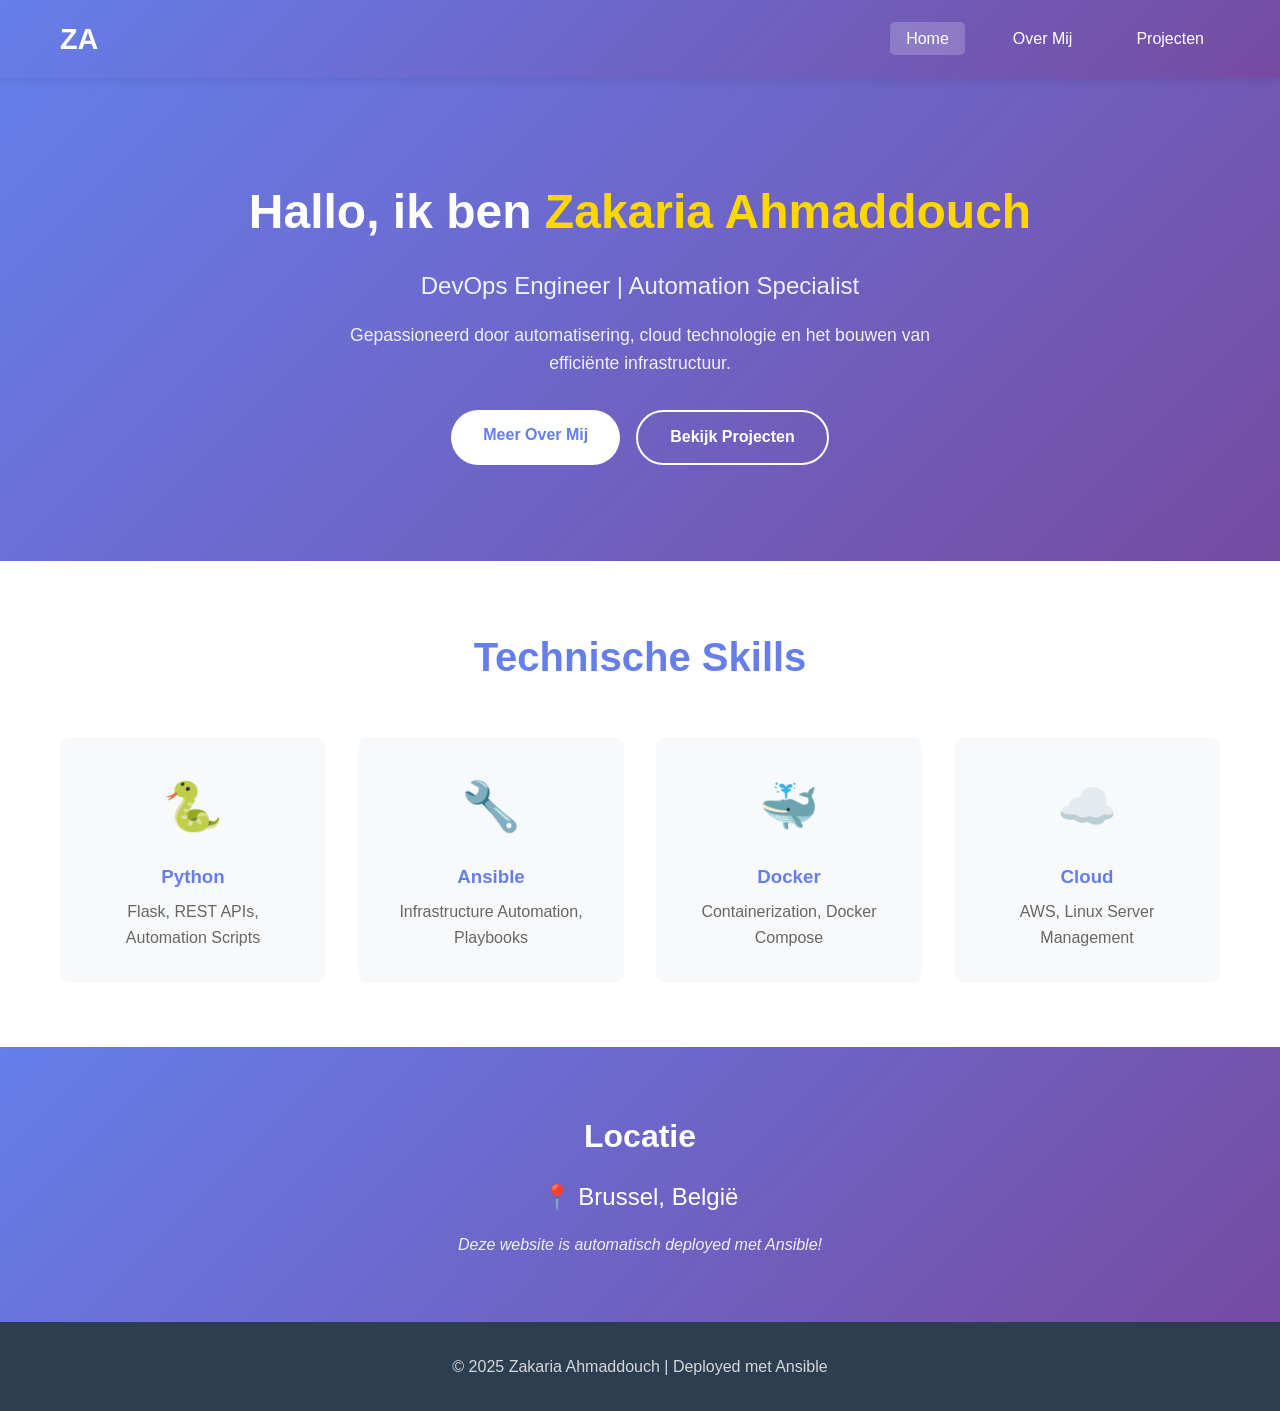
<file: Ansible/A2_CustomWebsite/files/index.html>
<!DOCTYPE html>
<html lang="nl">
<head>
    <meta charset="UTF-8">
    <meta name="viewport" content="width=device-width, initial-scale=1.0">
    <title>Zakaria Ahmaddouch - Portfolio</title>
    <link rel="stylesheet" href="style.css">
</head>
<body>
    <nav>
        <div class="container">
            <h1 class="logo">ZA</h1>
            <ul class="nav-links">
                <li><a href="index.html" class="active">Home</a></li>
                <li><a href="about.html">Over Mij</a></li>
                <li><a href="projects.html">Projecten</a></li>
            </ul>
        </div>
    </nav>

    <header class="hero">
        <div class="container">
            <div class="hero-content">
                <h1 class="hero-title">Hallo, ik ben <span class="highlight">Zakaria Ahmaddouch</span></h1>
                <p class="hero-subtitle">DevOps Engineer | Automation Specialist</p>
                <p class="hero-description">
                    Gepassioneerd door automatisering, cloud technologie en het bouwen van efficiënte infrastructuur.
                </p>
                <div class="hero-buttons">
                    <a href="about.html" class="btn btn-primary">Meer Over Mij</a>
                    <a href="projects.html" class="btn btn-secondary">Bekijk Projecten</a>
                </div>
            </div>
        </div>
    </header>

    <section class="skills">
        <div class="container">
            <h2>Technische Skills</h2>
            <div class="skills-grid">
                <div class="skill-card">
                    <div class="skill-icon">🐍</div>
                    <h3>Python</h3>
                    <p>Flask, REST APIs, Automation Scripts</p>
                </div>
                <div class="skill-card">
                    <div class="skill-icon">🔧</div>
                    <h3>Ansible</h3>
                    <p>Infrastructure Automation, Playbooks</p>
                </div>
                <div class="skill-card">
                    <div class="skill-icon">🐳</div>
                    <h3>Docker</h3>
                    <p>Containerization, Docker Compose</p>
                </div>
                <div class="skill-card">
                    <div class="skill-icon">☁️</div>
                    <h3>Cloud</h3>
                    <p>AWS, Linux Server Management</p>
                </div>
            </div>
        </div>
    </section>

    <section class="info">
        <div class="container">
            <h2>Locatie</h2>
            <p class="location">📍 Brussel, België</p>
            <p class="deployed-info">Deze website is automatisch deployed met Ansible!</p>
        </div>
    </section>

    <footer>
        <div class="container">
            <p>&copy; 2025 Zakaria Ahmaddouch | Deployed met Ansible</p>
        </div>
    </footer>
</body>
</html>
</file>
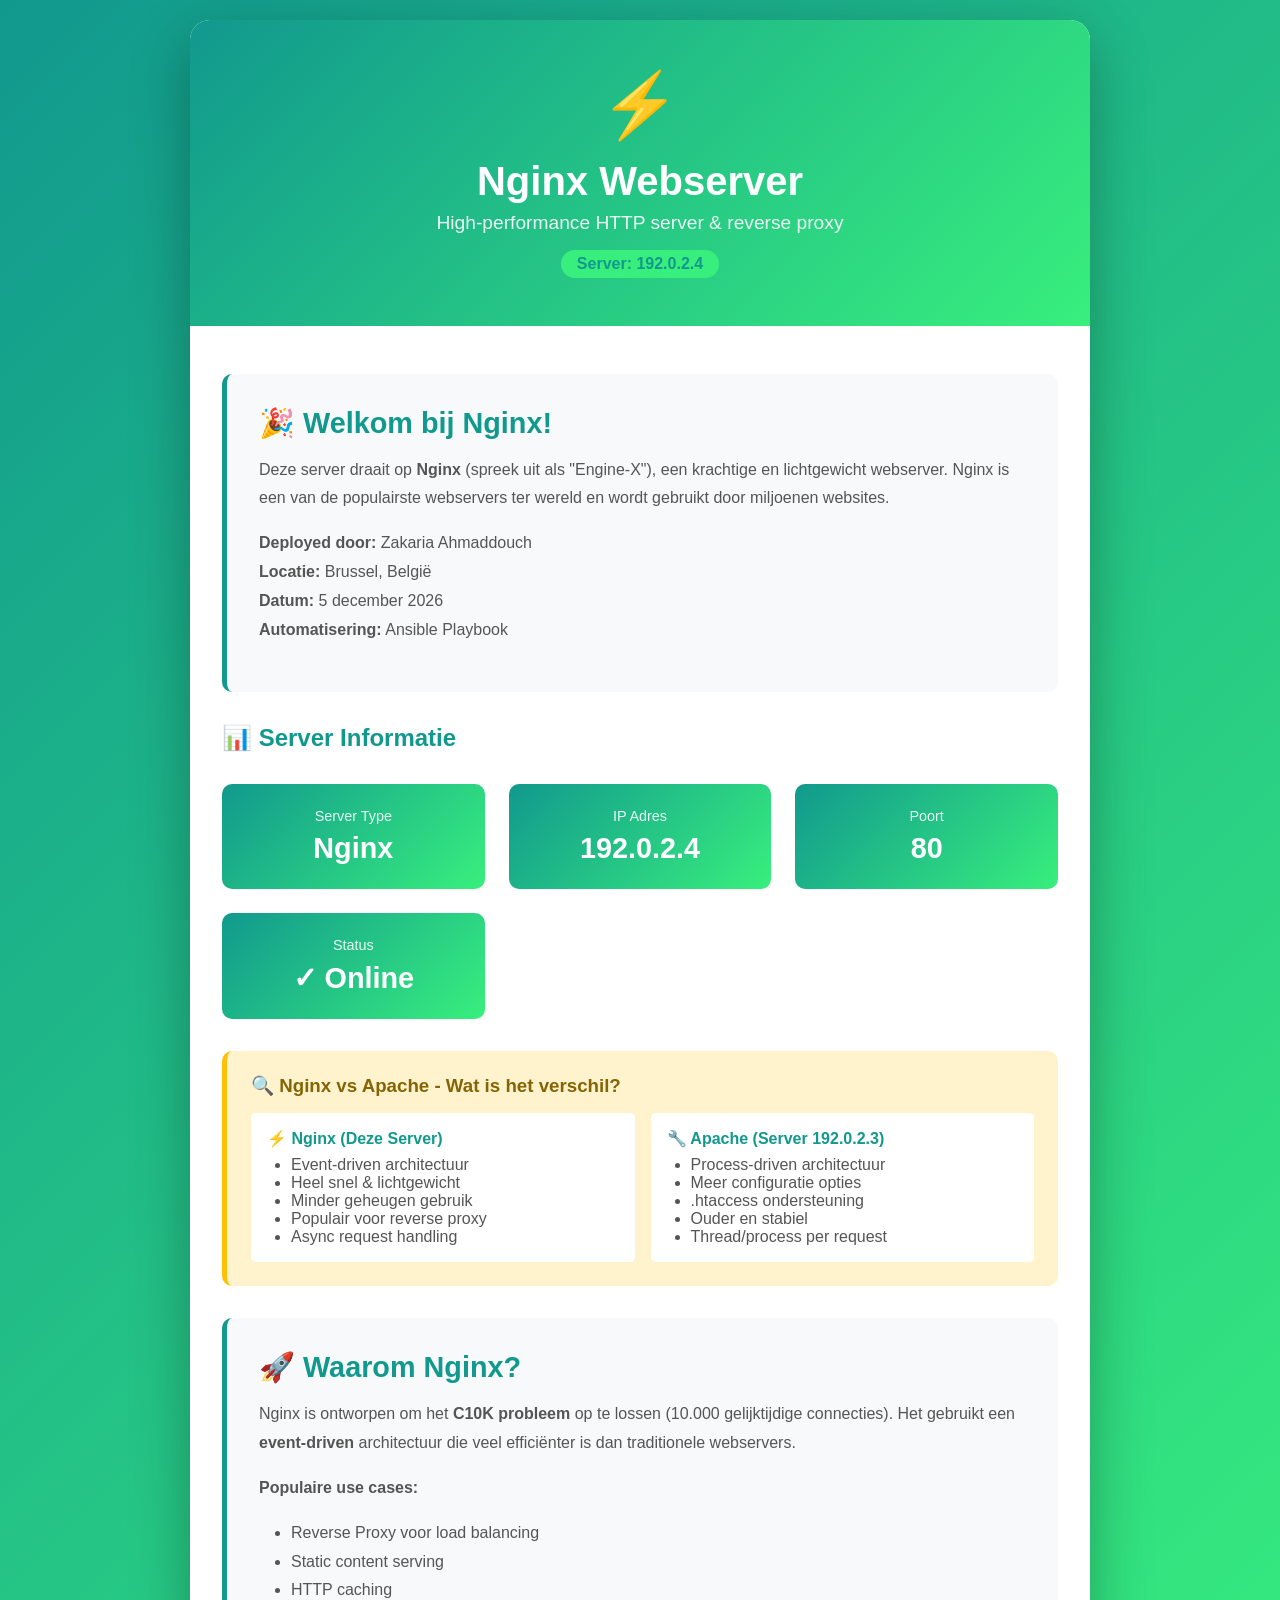
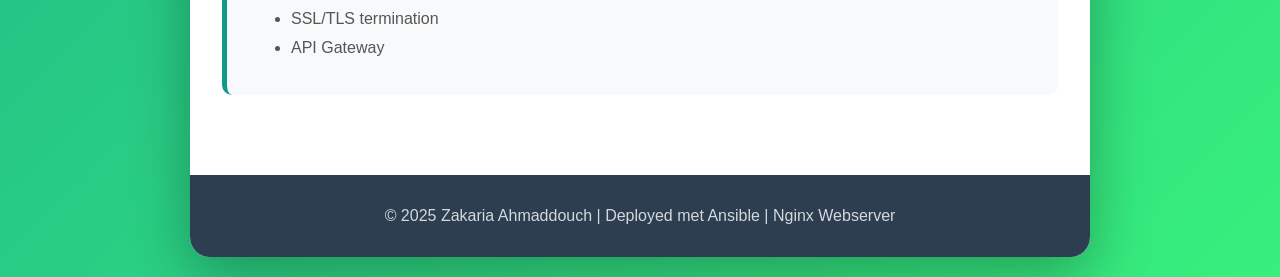
<file: Ansible/A3_NginxWebserver/files/index.html>
<!DOCTYPE html>
<html lang="nl">
<head>
    <meta charset="UTF-8">
    <meta name="viewport" content="width=device-width, initial-scale=1.0">
    <title>Nginx Webserver - Zakaria Ahmaddouch</title>
    <style>
        * {
            margin: 0;
            padding: 0;
            box-sizing: border-box;
        }

        body {
            font-family: 'Segoe UI', Tahoma, Geneva, Verdana, sans-serif;
            background: linear-gradient(135deg, #11998e 0%, #38ef7d 100%);
            min-height: 100vh;
            display: flex;
            align-items: center;
            justify-content: center;
            padding: 20px;
        }

        .container {
            max-width: 900px;
            background: white;
            border-radius: 20px;
            box-shadow: 0 20px 60px rgba(0,0,0,0.3);
            overflow: hidden;
        }

        .header {
            background: linear-gradient(135deg, #11998e 0%, #38ef7d 100%);
            color: white;
            padding: 3rem 2rem;
            text-align: center;
        }

        .logo {
            font-size: 4rem;
            margin-bottom: 1rem;
        }

        .header h1 {
            font-size: 2.5rem;
            margin-bottom: 0.5rem;
        }

        .header p {
            font-size: 1.2rem;
            opacity: 0.9;
        }

        .content {
            padding: 3rem 2rem;
        }

        .info-box {
            background: #f8f9fa;
            padding: 2rem;
            border-radius: 10px;
            margin-bottom: 2rem;
            border-left: 5px solid #11998e;
        }

        .info-box h2 {
            color: #11998e;
            margin-bottom: 1rem;
            font-size: 1.8rem;
        }

        .info-box p {
            line-height: 1.8;
            color: #555;
            margin-bottom: 1rem;
        }

        .server-info {
            display: grid;
            grid-template-columns: repeat(auto-fit, minmax(200px, 1fr));
            gap: 1.5rem;
            margin-top: 2rem;
        }

        .stat-card {
            background: linear-gradient(135deg, #11998e 0%, #38ef7d 100%);
            color: white;
            padding: 1.5rem;
            border-radius: 10px;
            text-align: center;
            transition: transform 0.3s;
        }

        .stat-card:hover {
            transform: translateY(-5px);
        }

        .stat-card .label {
            font-size: 0.9rem;
            opacity: 0.9;
            margin-bottom: 0.5rem;
        }

        .stat-card .value {
            font-size: 1.8rem;
            font-weight: bold;
        }

        .comparison {
            background: #fff3cd;
            padding: 1.5rem;
            border-radius: 10px;
            border-left: 5px solid #ffc107;
            margin-top: 2rem;
        }

        .comparison h3 {
            color: #856404;
            margin-bottom: 1rem;
        }

        .comparison-grid {
            display: grid;
            grid-template-columns: 1fr 1fr;
            gap: 1rem;
            margin-top: 1rem;
        }

        .comparison-item {
            background: white;
            padding: 1rem;
            border-radius: 5px;
        }

        .comparison-item strong {
            color: #11998e;
            display: block;
            margin-bottom: 0.5rem;
        }

        .footer {
            background: #2c3e50;
            color: white;
            padding: 2rem;
            text-align: center;
        }

        .footer p {
            opacity: 0.8;
        }

        .badge {
            display: inline-block;
            background: #38ef7d;
            color: #11998e;
            padding: 0.3rem 1rem;
            border-radius: 20px;
            font-weight: bold;
            margin-top: 1rem;
        }

        @media (max-width: 768px) {
            .header h1 {
                font-size: 2rem;
            }

            .comparison-grid {
                grid-template-columns: 1fr;
            }
        }
    </style>
</head>
<body>
    <div class="container">
        <div class="header">
            <div class="logo">⚡</div>
            <h1>Nginx Webserver</h1>
            <p>High-performance HTTP server & reverse proxy</p>
            <span class="badge">Server: 192.0.2.4</span>
        </div>

        <div class="content">
            <div class="info-box">
                <h2>🎉 Welkom bij Nginx!</h2>
                <p>
                    Deze server draait op <strong>Nginx</strong> (spreek uit als "Engine-X"),
                    een krachtige en lichtgewicht webserver. Nginx is een van de populairste
                    webservers ter wereld en wordt gebruikt door miljoenen websites.
                </p>
                <p>
                    <strong>Deployed door:</strong> Zakaria Ahmaddouch<br>
                    <strong>Locatie:</strong> Brussel, België<br>
                    <strong>Datum:</strong> <span id="date"></span><br>
                    <strong>Automatisering:</strong> Ansible Playbook
                </p>
            </div>

            <h2 style="color: #11998e; margin-bottom: 1rem;">📊 Server Informatie</h2>
            <div class="server-info">
                <div class="stat-card">
                    <div class="label">Server Type</div>
                    <div class="value">Nginx</div>
                </div>
                <div class="stat-card">
                    <div class="label">IP Adres</div>
                    <div class="value">192.0.2.4</div>
                </div>
                <div class="stat-card">
                    <div class="label">Poort</div>
                    <div class="value">80</div>
                </div>
                <div class="stat-card">
                    <div class="label">Status</div>
                    <div class="value">✓ Online</div>
                </div>
            </div>

            <div class="comparison">
                <h3>🔍 Nginx vs Apache - Wat is het verschil?</h3>
                <div class="comparison-grid">
                    <div class="comparison-item">
                        <strong>⚡ Nginx (Deze Server)</strong>
                        <ul style="margin-left: 1.5rem; color: #555;">
                            <li>Event-driven architectuur</li>
                            <li>Heel snel & lichtgewicht</li>
                            <li>Minder geheugen gebruik</li>
                            <li>Populair voor reverse proxy</li>
                            <li>Async request handling</li>
                        </ul>
                    </div>
                    <div class="comparison-item">
                        <strong>🔧 Apache (Server 192.0.2.3)</strong>
                        <ul style="margin-left: 1.5rem; color: #555;">
                            <li>Process-driven architectuur</li>
                            <li>Meer configuratie opties</li>
                            <li>.htaccess ondersteuning</li>
                            <li>Ouder en stabiel</li>
                            <li>Thread/process per request</li>
                        </ul>
                    </div>
                </div>
            </div>

            <div class="info-box" style="margin-top: 2rem;">
                <h2>🚀 Waarom Nginx?</h2>
                <p>
                    Nginx is ontworpen om het <strong>C10K probleem</strong> op te lossen
                    (10.000 gelijktijdige connecties). Het gebruikt een <strong>event-driven</strong>
                    architectuur die veel efficiënter is dan traditionele webservers.
                </p>
                <p style="margin-top: 1rem;">
                    <strong>Populaire use cases:</strong>
                </p>
                <ul style="margin-left: 2rem; color: #555; line-height: 1.8;">
                    <li>Reverse Proxy voor load balancing</li>
                    <li>Static content serving</li>
                    <li>HTTP caching</li>
                    <li>SSL/TLS termination</li>
                    <li>API Gateway</li>
                </ul>
            </div>
        </div>

        <div class="footer">
            <p>&copy; 2025 Zakaria Ahmaddouch | Deployed met Ansible | Nginx Webserver</p>
        </div>
    </div>

    <script>
        // Zet huidige datum
        document.getElementById('date').textContent = new Date().toLocaleDateString('nl-NL', {
            year: 'numeric',
            month: 'long',
            day: 'numeric'
        });
    </script>
</body>
</html>
</file>
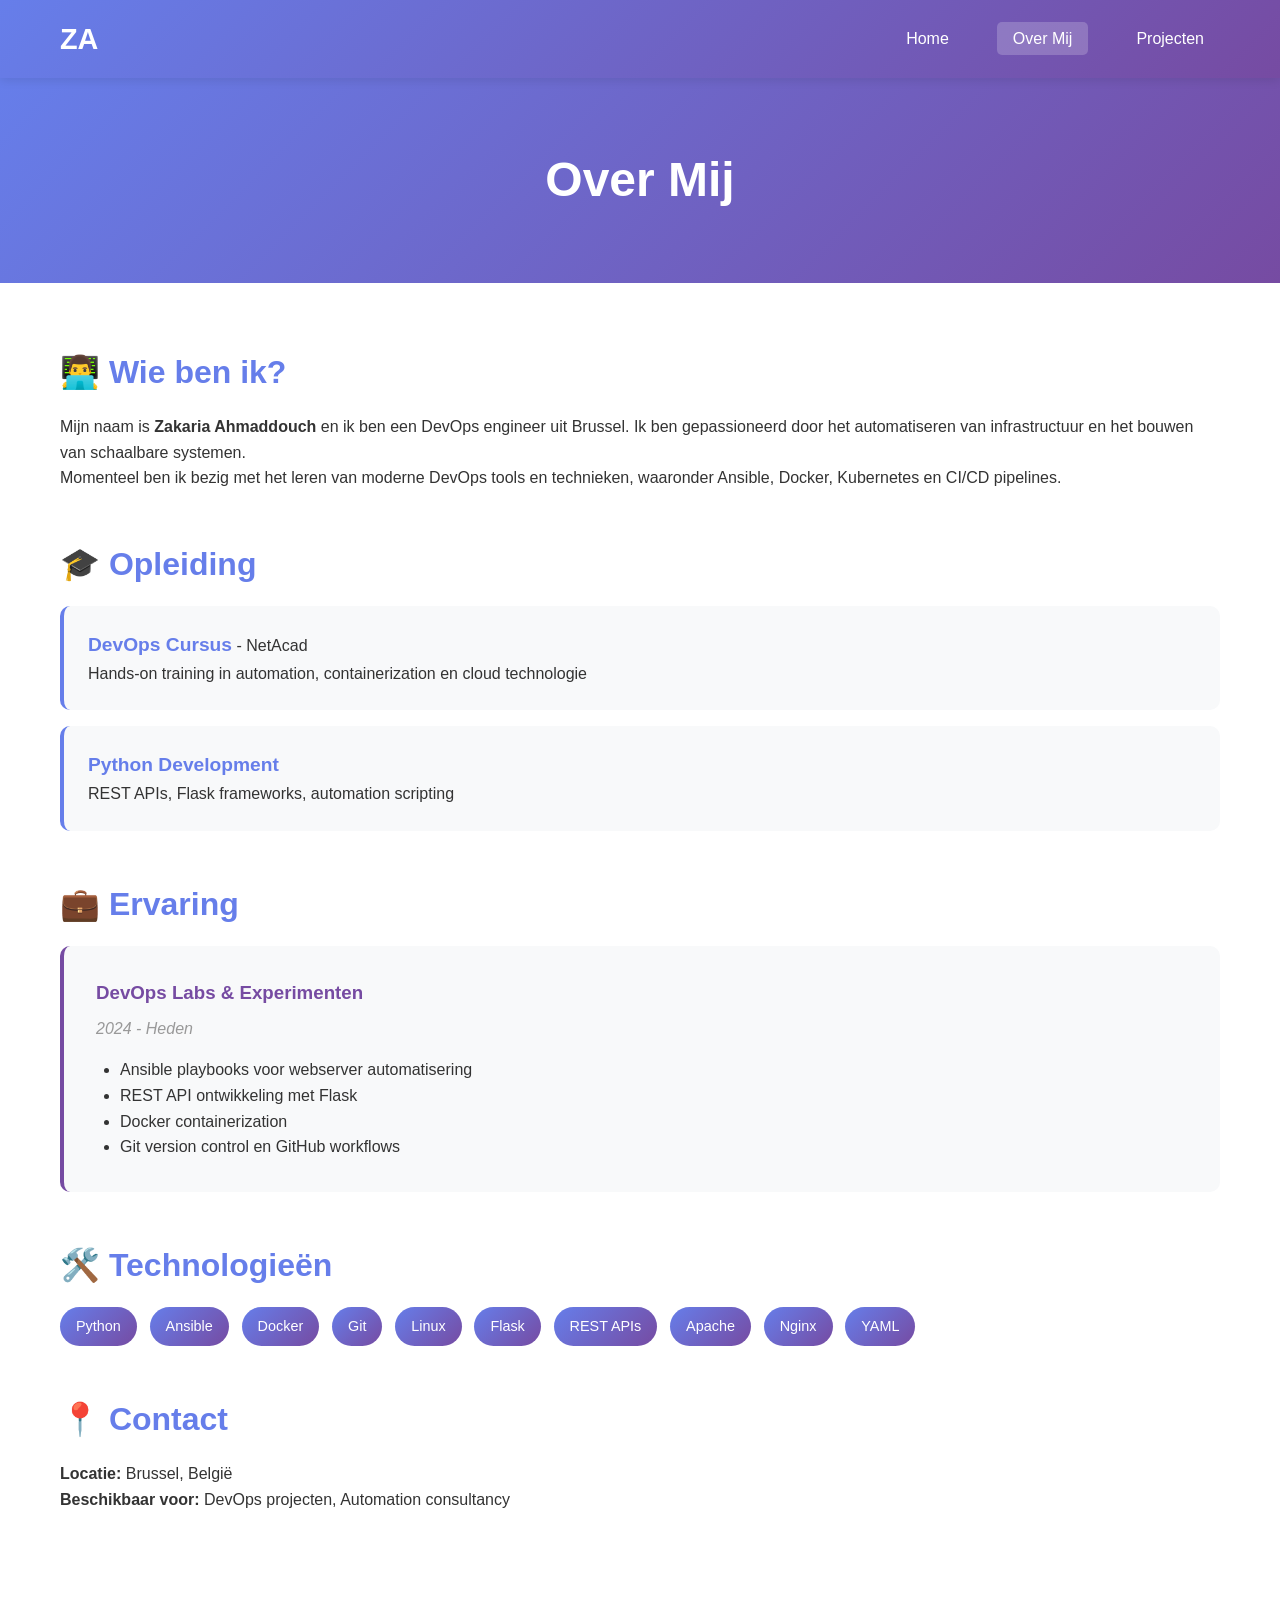
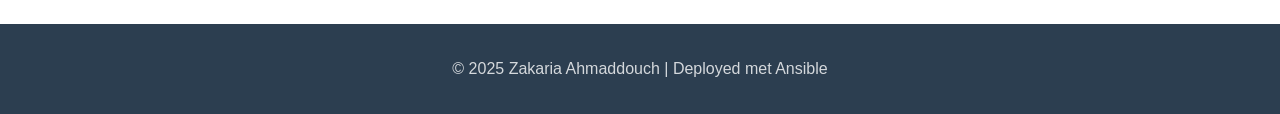
<file: Ansible/A2_CustomWebsite/files/about.html>
<!DOCTYPE html>
<html lang="nl">
<head>
    <meta charset="UTF-8">
    <meta name="viewport" content="width=device-width, initial-scale=1.0">
    <title>Over Mij - Zakaria Ahmaddouch</title>
    <link rel="stylesheet" href="style.css">
</head>
<body>
    <nav>
        <div class="container">
            <h1 class="logo">ZA</h1>
            <ul class="nav-links">
                <li><a href="index.html">Home</a></li>
                <li><a href="about.html" class="active">Over Mij</a></li>
                <li><a href="projects.html">Projecten</a></li>
            </ul>
        </div>
    </nav>

    <section class="page-header">
        <div class="container">
            <h1>Over Mij</h1>
        </div>
    </section>

    <section class="about-content">
        <div class="container">
            <div class="about-section">
                <h2>👨‍💻 Wie ben ik?</h2>
                <p>
                    Mijn naam is <strong>Zakaria Ahmaddouch</strong> en ik ben een DevOps engineer uit Brussel.
                    Ik ben gepassioneerd door het automatiseren van infrastructuur en het bouwen van schaalbare systemen.
                </p>
                <p>
                    Momenteel ben ik bezig met het leren van moderne DevOps tools en technieken, waaronder
                    Ansible, Docker, Kubernetes en CI/CD pipelines.
                </p>
            </div>

            <div class="about-section">
                <h2>🎓 Opleiding</h2>
                <ul class="education-list">
                    <li>
                        <strong>DevOps Cursus</strong> - NetAcad
                        <p>Hands-on training in automation, containerization en cloud technologie</p>
                    </li>
                    <li>
                        <strong>Python Development</strong>
                        <p>REST APIs, Flask frameworks, automation scripting</p>
                    </li>
                </ul>
            </div>

            <div class="about-section">
                <h2>💼 Ervaring</h2>
                <div class="experience-item">
                    <h3>DevOps Labs & Experimenten</h3>
                    <p class="date">2024 - Heden</p>
                    <ul>
                        <li>Ansible playbooks voor webserver automatisering</li>
                        <li>REST API ontwikkeling met Flask</li>
                        <li>Docker containerization</li>
                        <li>Git version control en GitHub workflows</li>
                    </ul>
                </div>
            </div>

            <div class="about-section">
                <h2>🛠️ Technologieën</h2>
                <div class="tech-tags">
                    <span class="tag">Python</span>
                    <span class="tag">Ansible</span>
                    <span class="tag">Docker</span>
                    <span class="tag">Git</span>
                    <span class="tag">Linux</span>
                    <span class="tag">Flask</span>
                    <span class="tag">REST APIs</span>
                    <span class="tag">Apache</span>
                    <span class="tag">Nginx</span>
                    <span class="tag">YAML</span>
                </div>
            </div>

            <div class="about-section">
                <h2>📍 Contact</h2>
                <p><strong>Locatie:</strong> Brussel, België</p>
                <p><strong>Beschikbaar voor:</strong> DevOps projecten, Automation consultancy</p>
            </div>
        </div>
    </section>

    <footer>
        <div class="container">
            <p>&copy; 2025 Zakaria Ahmaddouch | Deployed met Ansible</p>
        </div>
    </footer>
</body>
</html>
</file>
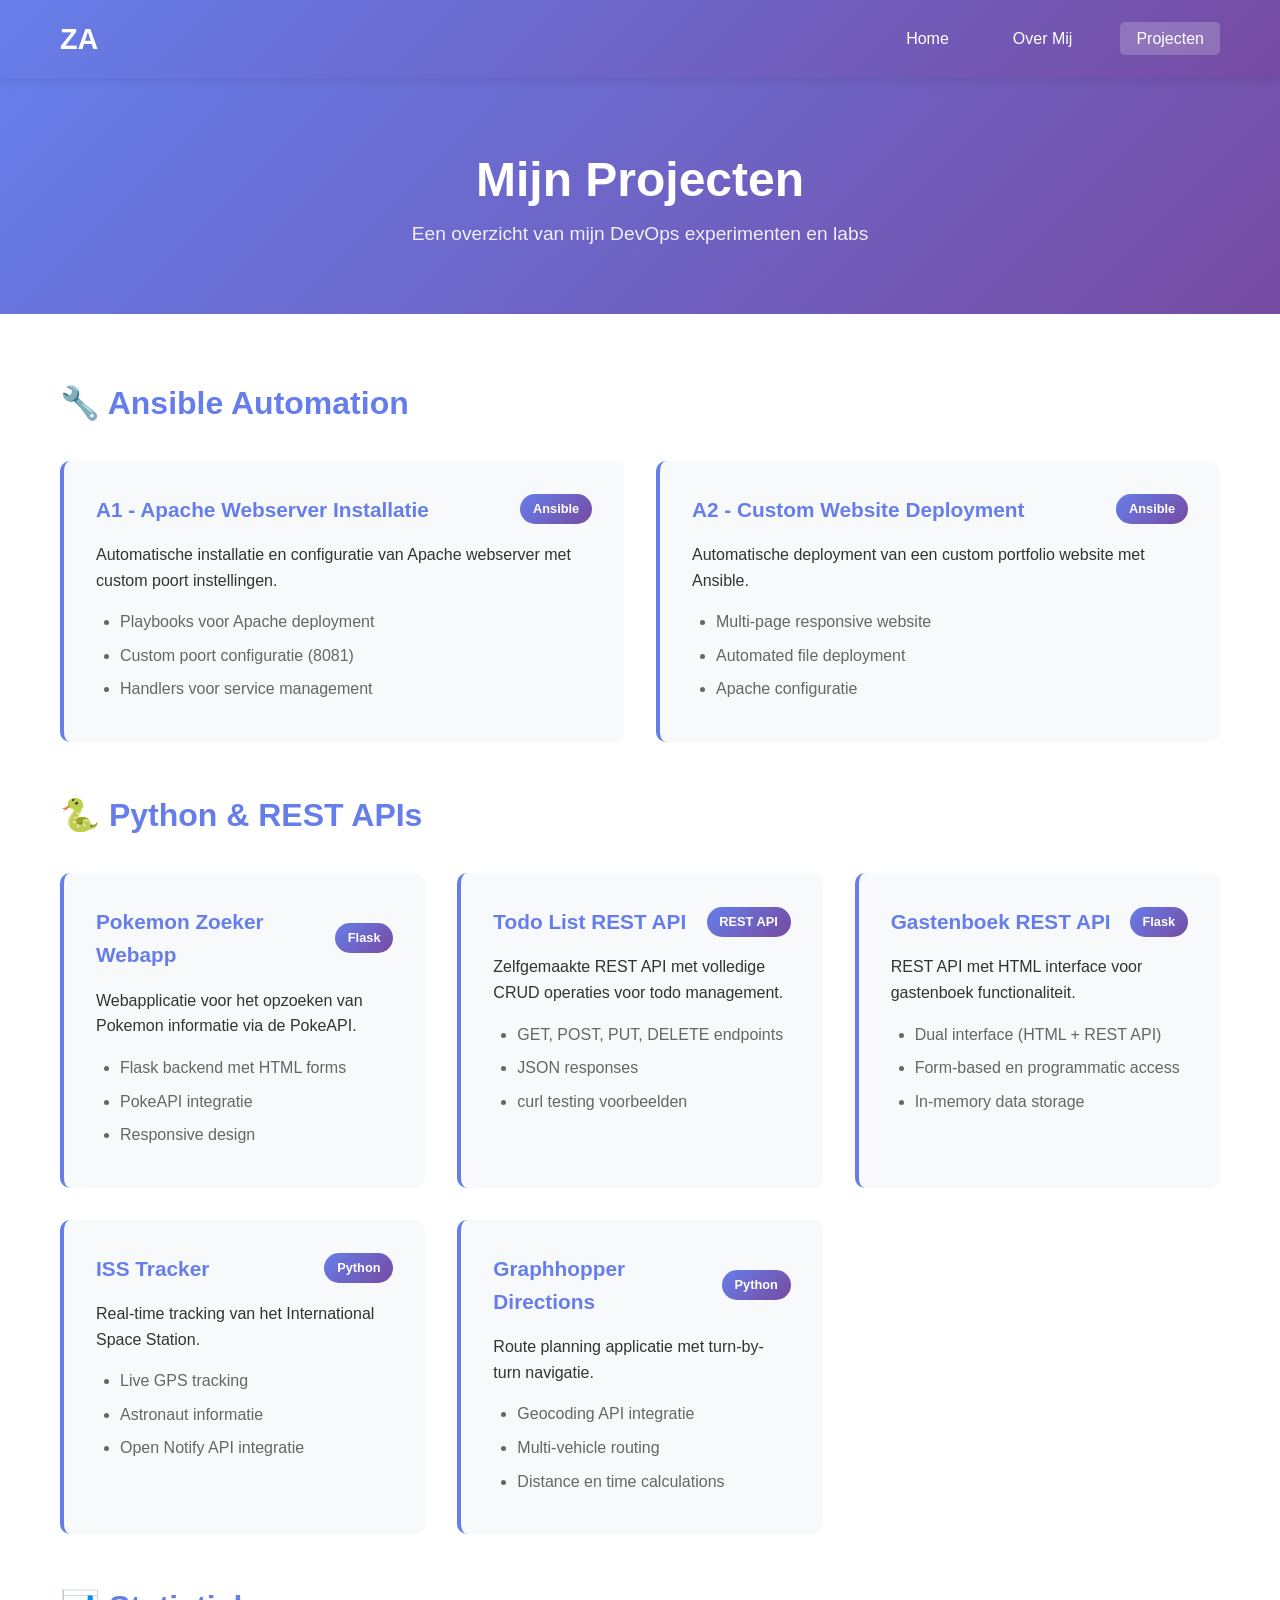
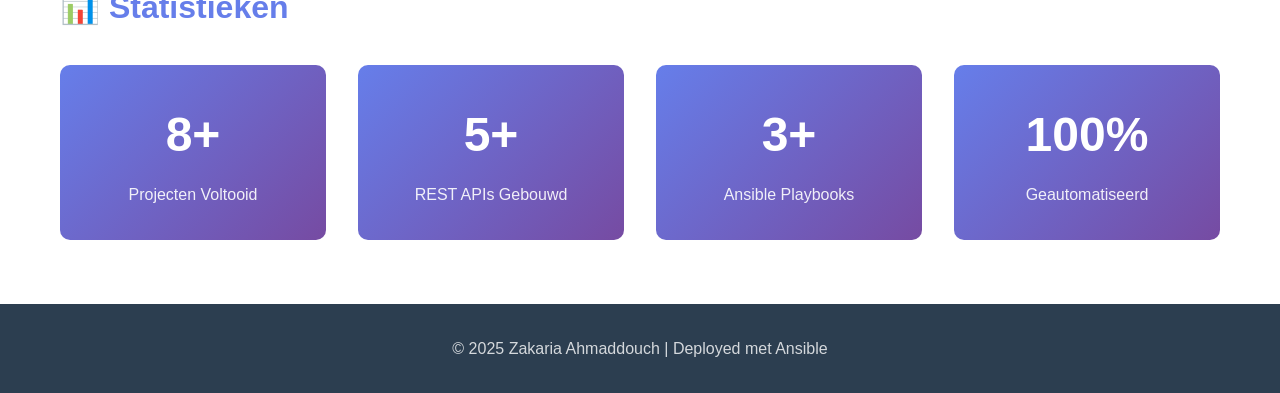
<file: Ansible/A2_CustomWebsite/files/projects.html>
<!DOCTYPE html>
<html lang="nl">
<head>
    <meta charset="UTF-8">
    <meta name="viewport" content="width=device-width, initial-scale=1.0">
    <title>Projecten - Zakaria Ahmaddouch</title>
    <link rel="stylesheet" href="style.css">
</head>
<body>
    <nav>
        <div class="container">
            <h1 class="logo">ZA</h1>
            <ul class="nav-links">
                <li><a href="index.html">Home</a></li>
                <li><a href="about.html">Over Mij</a></li>
                <li><a href="projects.html" class="active">Projecten</a></li>
            </ul>
        </div>
    </nav>

    <section class="page-header">
        <div class="container">
            <h1>Mijn Projecten</h1>
            <p>Een overzicht van mijn DevOps experimenten en labs</p>
        </div>
    </section>

    <section class="projects">
        <div class="container">
            <h2>🔧 Ansible Automation</h2>
            <div class="projects-grid">
                <div class="project-card">
                    <div class="project-header">
                        <h3>A1 - Apache Webserver Installatie</h3>
                        <span class="badge">Ansible</span>
                    </div>
                    <p>Automatische installatie en configuratie van Apache webserver met custom poort instellingen.</p>
                    <ul class="project-features">
                        <li>Playbooks voor Apache deployment</li>
                        <li>Custom poort configuratie (8081)</li>
                        <li>Handlers voor service management</li>
                    </ul>
                </div>

                <div class="project-card">
                    <div class="project-header">
                        <h3>A2 - Custom Website Deployment</h3>
                        <span class="badge">Ansible</span>
                    </div>
                    <p>Automatische deployment van een custom portfolio website met Ansible.</p>
                    <ul class="project-features">
                        <li>Multi-page responsive website</li>
                        <li>Automated file deployment</li>
                        <li>Apache configuratie</li>
                    </ul>
                </div>
            </div>

            <h2>🐍 Python & REST APIs</h2>
            <div class="projects-grid">
                <div class="project-card">
                    <div class="project-header">
                        <h3>Pokemon Zoeker Webapp</h3>
                        <span class="badge">Flask</span>
                    </div>
                    <p>Webapplicatie voor het opzoeken van Pokemon informatie via de PokeAPI.</p>
                    <ul class="project-features">
                        <li>Flask backend met HTML forms</li>
                        <li>PokeAPI integratie</li>
                        <li>Responsive design</li>
                    </ul>
                </div>

                <div class="project-card">
                    <div class="project-header">
                        <h3>Todo List REST API</h3>
                        <span class="badge">REST API</span>
                    </div>
                    <p>Zelfgemaakte REST API met volledige CRUD operaties voor todo management.</p>
                    <ul class="project-features">
                        <li>GET, POST, PUT, DELETE endpoints</li>
                        <li>JSON responses</li>
                        <li>curl testing voorbeelden</li>
                    </ul>
                </div>

                <div class="project-card">
                    <div class="project-header">
                        <h3>Gastenboek REST API</h3>
                        <span class="badge">Flask</span>
                    </div>
                    <p>REST API met HTML interface voor gastenboek functionaliteit.</p>
                    <ul class="project-features">
                        <li>Dual interface (HTML + REST API)</li>
                        <li>Form-based en programmatic access</li>
                        <li>In-memory data storage</li>
                    </ul>
                </div>

                <div class="project-card">
                    <div class="project-header">
                        <h3>ISS Tracker</h3>
                        <span class="badge">Python</span>
                    </div>
                    <p>Real-time tracking van het International Space Station.</p>
                    <ul class="project-features">
                        <li>Live GPS tracking</li>
                        <li>Astronaut informatie</li>
                        <li>Open Notify API integratie</li>
                    </ul>
                </div>

                <div class="project-card">
                    <div class="project-header">
                        <h3>Graphhopper Directions</h3>
                        <span class="badge">Python</span>
                    </div>
                    <p>Route planning applicatie met turn-by-turn navigatie.</p>
                    <ul class="project-features">
                        <li>Geocoding API integratie</li>
                        <li>Multi-vehicle routing</li>
                        <li>Distance en time calculations</li>
                    </ul>
                </div>
            </div>

            <h2>📊 Statistieken</h2>
            <div class="stats-grid">
                <div class="stat-card">
                    <div class="stat-number">8+</div>
                    <div class="stat-label">Projecten Voltooid</div>
                </div>
                <div class="stat-card">
                    <div class="stat-number">5+</div>
                    <div class="stat-label">REST APIs Gebouwd</div>
                </div>
                <div class="stat-card">
                    <div class="stat-number">3+</div>
                    <div class="stat-label">Ansible Playbooks</div>
                </div>
                <div class="stat-card">
                    <div class="stat-number">100%</div>
                    <div class="stat-label">Geautomatiseerd</div>
                </div>
            </div>
        </div>
    </section>

    <footer>
        <div class="container">
            <p>&copy; 2025 Zakaria Ahmaddouch | Deployed met Ansible</p>
        </div>
    </footer>
</body>
</html>
</file>
<file: Ansible/A2_CustomWebsite/files/style.css>
/* Reset & Base Styles */
* {
    margin: 0;
    padding: 0;
    box-sizing: border-box;
}

body {
    font-family: 'Segoe UI', Tahoma, Geneva, Verdana, sans-serif;
    line-height: 1.6;
    color: #333;
    background: #f5f5f5;
}

.container {
    max-width: 1200px;
    margin: 0 auto;
    padding: 0 20px;
}

/* Navigation */
nav {
    background: linear-gradient(135deg, #667eea 0%, #764ba2 100%);
    padding: 1rem 0;
    box-shadow: 0 2px 10px rgba(0,0,0,0.1);
    position: sticky;
    top: 0;
    z-index: 1000;
}

nav .container {
    display: flex;
    justify-content: space-between;
    align-items: center;
}

.logo {
    color: white;
    font-size: 1.8rem;
    font-weight: bold;
}

.nav-links {
    list-style: none;
    display: flex;
    gap: 2rem;
}

.nav-links a {
    color: white;
    text-decoration: none;
    font-weight: 500;
    padding: 0.5rem 1rem;
    border-radius: 5px;
    transition: background 0.3s;
}

.nav-links a:hover,
.nav-links a.active {
    background: rgba(255,255,255,0.2);
}

/* Hero Section */
.hero {
    background: linear-gradient(135deg, #667eea 0%, #764ba2 100%);
    color: white;
    padding: 6rem 0;
    text-align: center;
}

.hero-title {
    font-size: 3rem;
    margin-bottom: 1rem;
}

.highlight {
    color: #ffd700;
    font-weight: bold;
}

.hero-subtitle {
    font-size: 1.5rem;
    margin-bottom: 1rem;
    opacity: 0.9;
}

.hero-description {
    font-size: 1.1rem;
    max-width: 600px;
    margin: 0 auto 2rem;
    opacity: 0.9;
}

.hero-buttons {
    display: flex;
    gap: 1rem;
    justify-content: center;
    flex-wrap: wrap;
}

.btn {
    padding: 0.8rem 2rem;
    border-radius: 50px;
    text-decoration: none;
    font-weight: bold;
    transition: transform 0.3s, box-shadow 0.3s;
    display: inline-block;
}

.btn-primary {
    background: white;
    color: #667eea;
}

.btn-secondary {
    background: transparent;
    border: 2px solid white;
    color: white;
}

.btn:hover {
    transform: translateY(-2px);
    box-shadow: 0 5px 15px rgba(0,0,0,0.3);
}

/* Skills Section */
.skills {
    padding: 4rem 0;
    background: white;
}

.skills h2 {
    text-align: center;
    font-size: 2.5rem;
    margin-bottom: 3rem;
    color: #667eea;
}

.skills-grid {
    display: grid;
    grid-template-columns: repeat(auto-fit, minmax(250px, 1fr));
    gap: 2rem;
}

.skill-card {
    background: #f8f9fa;
    padding: 2rem;
    border-radius: 10px;
    text-align: center;
    transition: transform 0.3s, box-shadow 0.3s;
}

.skill-card:hover {
    transform: translateY(-5px);
    box-shadow: 0 10px 25px rgba(0,0,0,0.1);
}

.skill-icon {
    font-size: 3rem;
    margin-bottom: 1rem;
}

.skill-card h3 {
    color: #667eea;
    margin-bottom: 0.5rem;
}

.skill-card p {
    color: #666;
}

/* Info Section */
.info {
    padding: 4rem 0;
    background: linear-gradient(135deg, #667eea 0%, #764ba2 100%);
    color: white;
    text-align: center;
}

.info h2 {
    font-size: 2rem;
    margin-bottom: 1rem;
}

.location {
    font-size: 1.5rem;
    margin-bottom: 1rem;
}

.deployed-info {
    font-style: italic;
    opacity: 0.9;
}

/* Page Header */
.page-header {
    background: linear-gradient(135deg, #667eea 0%, #764ba2 100%);
    color: white;
    padding: 4rem 0;
    text-align: center;
}

.page-header h1 {
    font-size: 3rem;
}

.page-header p {
    font-size: 1.2rem;
    opacity: 0.9;
}

/* About Content */
.about-content {
    padding: 4rem 0;
    background: white;
}

.about-section {
    margin-bottom: 3rem;
}

.about-section h2 {
    color: #667eea;
    margin-bottom: 1rem;
    font-size: 2rem;
}

.education-list {
    list-style: none;
}

.education-list li {
    background: #f8f9fa;
    padding: 1.5rem;
    margin-bottom: 1rem;
    border-radius: 10px;
    border-left: 4px solid #667eea;
}

.education-list strong {
    color: #667eea;
    font-size: 1.2rem;
}

.experience-item {
    background: #f8f9fa;
    padding: 2rem;
    border-radius: 10px;
    border-left: 4px solid #764ba2;
}

.experience-item h3 {
    color: #764ba2;
    margin-bottom: 0.5rem;
}

.date {
    color: #999;
    font-style: italic;
    margin-bottom: 1rem;
}

.experience-item ul {
    margin-left: 1.5rem;
}

.tech-tags {
    display: flex;
    flex-wrap: wrap;
    gap: 0.8rem;
}

.tag {
    background: linear-gradient(135deg, #667eea 0%, #764ba2 100%);
    color: white;
    padding: 0.5rem 1rem;
    border-radius: 20px;
    font-size: 0.9rem;
    font-weight: 500;
}

/* Projects Section */
.projects {
    padding: 4rem 0;
    background: white;
}

.projects h2 {
    color: #667eea;
    font-size: 2rem;
    margin: 3rem 0 2rem;
}

.projects h2:first-of-type {
    margin-top: 0;
}

.projects-grid {
    display: grid;
    grid-template-columns: repeat(auto-fit, minmax(300px, 1fr));
    gap: 2rem;
    margin-bottom: 3rem;
}

.project-card {
    background: #f8f9fa;
    padding: 2rem;
    border-radius: 10px;
    border-left: 4px solid #667eea;
    transition: transform 0.3s, box-shadow 0.3s;
}

.project-card:hover {
    transform: translateY(-5px);
    box-shadow: 0 10px 25px rgba(0,0,0,0.1);
}

.project-header {
    display: flex;
    justify-content: space-between;
    align-items: center;
    margin-bottom: 1rem;
}

.project-card h3 {
    color: #667eea;
    font-size: 1.3rem;
}

.badge {
    background: linear-gradient(135deg, #667eea 0%, #764ba2 100%);
    color: white;
    padding: 0.3rem 0.8rem;
    border-radius: 15px;
    font-size: 0.8rem;
    font-weight: bold;
}

.project-features {
    margin-top: 1rem;
    margin-left: 1.5rem;
}

.project-features li {
    margin-bottom: 0.5rem;
    color: #666;
}

/* Stats Section */
.stats-grid {
    display: grid;
    grid-template-columns: repeat(auto-fit, minmax(200px, 1fr));
    gap: 2rem;
    margin-top: 2rem;
}

.stat-card {
    background: linear-gradient(135deg, #667eea 0%, #764ba2 100%);
    color: white;
    padding: 2rem;
    border-radius: 10px;
    text-align: center;
    transition: transform 0.3s;
}

.stat-card:hover {
    transform: scale(1.05);
}

.stat-number {
    font-size: 3rem;
    font-weight: bold;
    margin-bottom: 0.5rem;
}

.stat-label {
    font-size: 1rem;
    opacity: 0.9;
}

/* Footer */
footer {
    background: #2c3e50;
    color: white;
    padding: 2rem 0;
    text-align: center;
}

footer p {
    opacity: 0.8;
}

/* Responsive Design */
@media (max-width: 768px) {
    .hero-title {
        font-size: 2rem;
    }

    .hero-subtitle {
        font-size: 1.2rem;
    }

    .nav-links {
        gap: 1rem;
    }

    .page-header h1 {
        font-size: 2rem;
    }

    .projects-grid,
    .skills-grid,
    .stats-grid {
        grid-template-columns: 1fr;
    }
}
</file>
